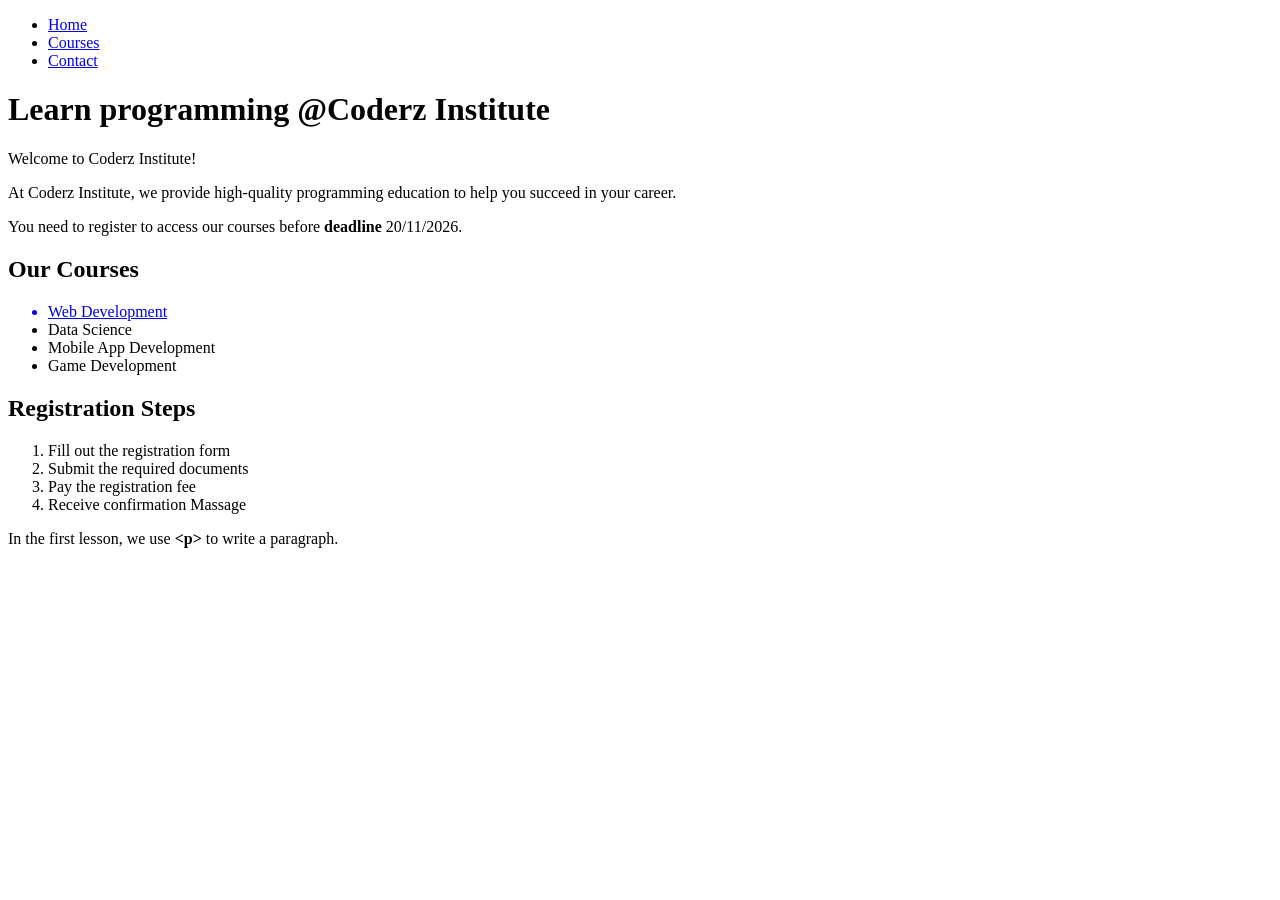
<file: Assignment2/index.html>
<!doctype html>
<html lang="en" dir="ltr">
  <head>
    <meta charset="UTF-8" />
    <meta name="viewport" content="width=device-width, initial-scale=1.0" />
    <title>Coderz Institute</title>
  </head>
  <body>
    <div>
          <nav>
        <ul>
            <li><a href="index.html">Home</a></li>
            <li><a href="pages/courses.html">Courses</a></li>
            <li><a href="pages/contact.html">Contact</a></li>
        </ul>
    </div>
    <div>
      <h1>Learn programming @Coderz Institute</h1>
      <p>Welcome to Coderz Institute!</p>
      <p>
        At Coderz Institute, we provide high-quality programming education to
        help you succeed in your career.
      </p>
      <p>
        You need to register to access our courses before
        <strong> deadline</strong> <time date="2026-11-20"> 20/11/2026</time>.
      </p>
    </div>
    <div>
      <h2>Our Courses</h2>
      <ul>
        <a href="pages/courses.html#web-development"><li>Web Development</li></a>
        <li>Data Science</li>
        <li>Mobile App Development</li>
        <li>Game Development</li>
      </ul>
    </div>
    <div>
      <h2>Registration Steps</h2>
      <ol>
        <li>Fill out the registration form</li>
        <li>Submit the required documents</li>
        <li>Pay the registration fee</li>
        <li>Receive confirmation Massage</li>
      </ol>
    </div>
    <div>
      <p>
        In the first lesson, we use<strong> &lt;p&gt;</strong> to write a
        paragraph.
      </p>
    </div>
  </body>
</html>
</file>
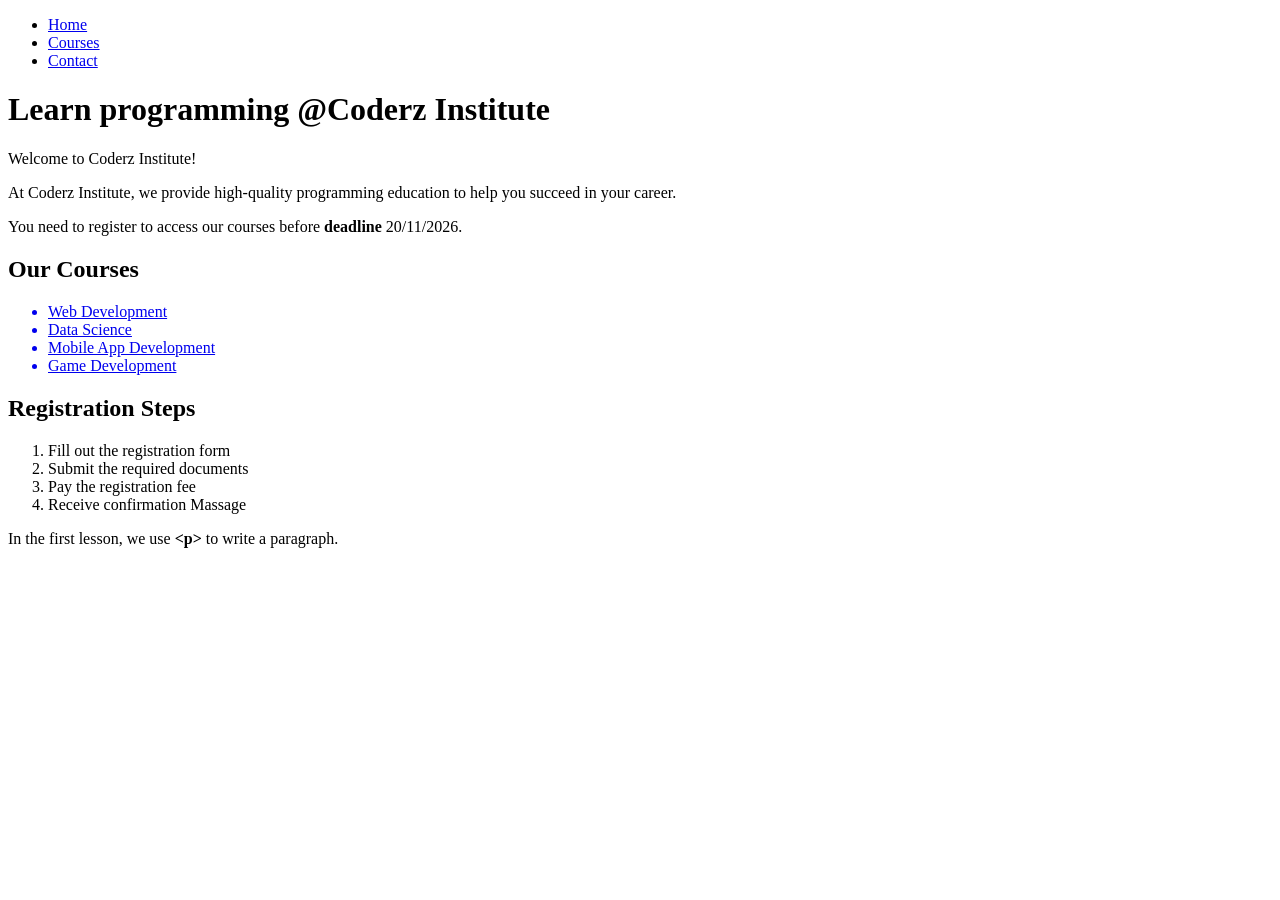
<file: Assignment3/index.html>
<!doctype html>
<html lang="en" dir="ltr">
  <head>
    <meta charset="UTF-8" />
    <meta name="viewport" content="width=device-width, initial-scale=1.0" />
    <title>Coderz Institute</title>
  </head>
  <body>
    <div>
          <nav>
        <ul>
            <li><a href="index.html">Home</a></li>
            <li><a href="pages/courses.html">Courses</a></li>
            <li><a href="pages/contact.html">Contact</a></li>
        </ul>
    </div>
    <div>
      <h1>Learn programming @Coderz Institute</h1>
      <p>Welcome to Coderz Institute!</p>
      <p>
        At Coderz Institute, we provide high-quality programming education to
        help you succeed in your career.
      </p>
      <p>
        You need to register to access our courses before
        <strong> deadline</strong> <time date="2026-11-20"> 20/11/2026</time>.
      </p>
    </div>
    <div>
      <h2>Our Courses</h2>
      <ul>
        <a href="pages/courses.html#web-development"><li>Web Development</li></a>
        <a href="pages/courses.html#data-science"><li>Data Science</li></a>
        <a href="pages/courses.html#mobile-app-development"><li>Mobile App Development</li></a>
        <a href="pages/courses.html#game-development"><li>Game Development</li></a>
      </ul>
    </div>
    <div>
      <h2>Registration Steps</h2>
      <ol>
        <li>Fill out the registration form</li>
        <li>Submit the required documents</li>
        <li>Pay the registration fee</li>
        <li>Receive confirmation Massage</li>
      </ol>
    </div>
    <div>
      <p>
        In the first lesson, we use<strong> &lt;p&gt;</strong> to write a
        paragraph.
      </p>
    </div>
  </body>
</html>
</file>
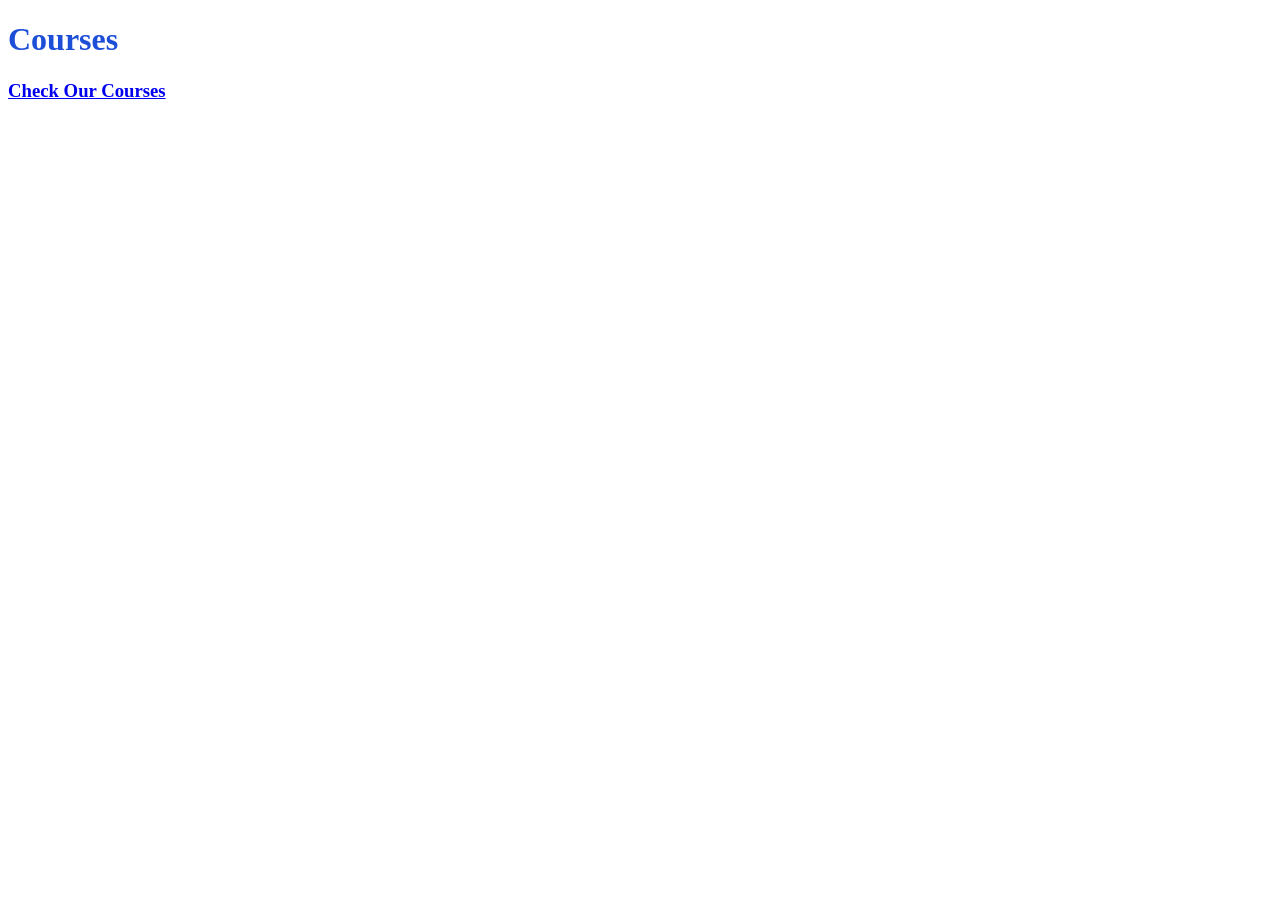
<file: Assignment-Css/session6/index.html>
<!doctype html>
<html lang="en" dir="ltr">
  <head>
    <meta charset="utf-8" />
    <meta name="viewport" content="width=device-width, initial-scale=1.0" />
    <title>Assignment 6</title>
    <link rel="stylesheet" href="styles.css" />
  </head>
  <body>
    <h1>Courses</h1>
    <a href="courses.html"><h3>Check Our Courses</h3></a>
  </body>
</html>
</file>
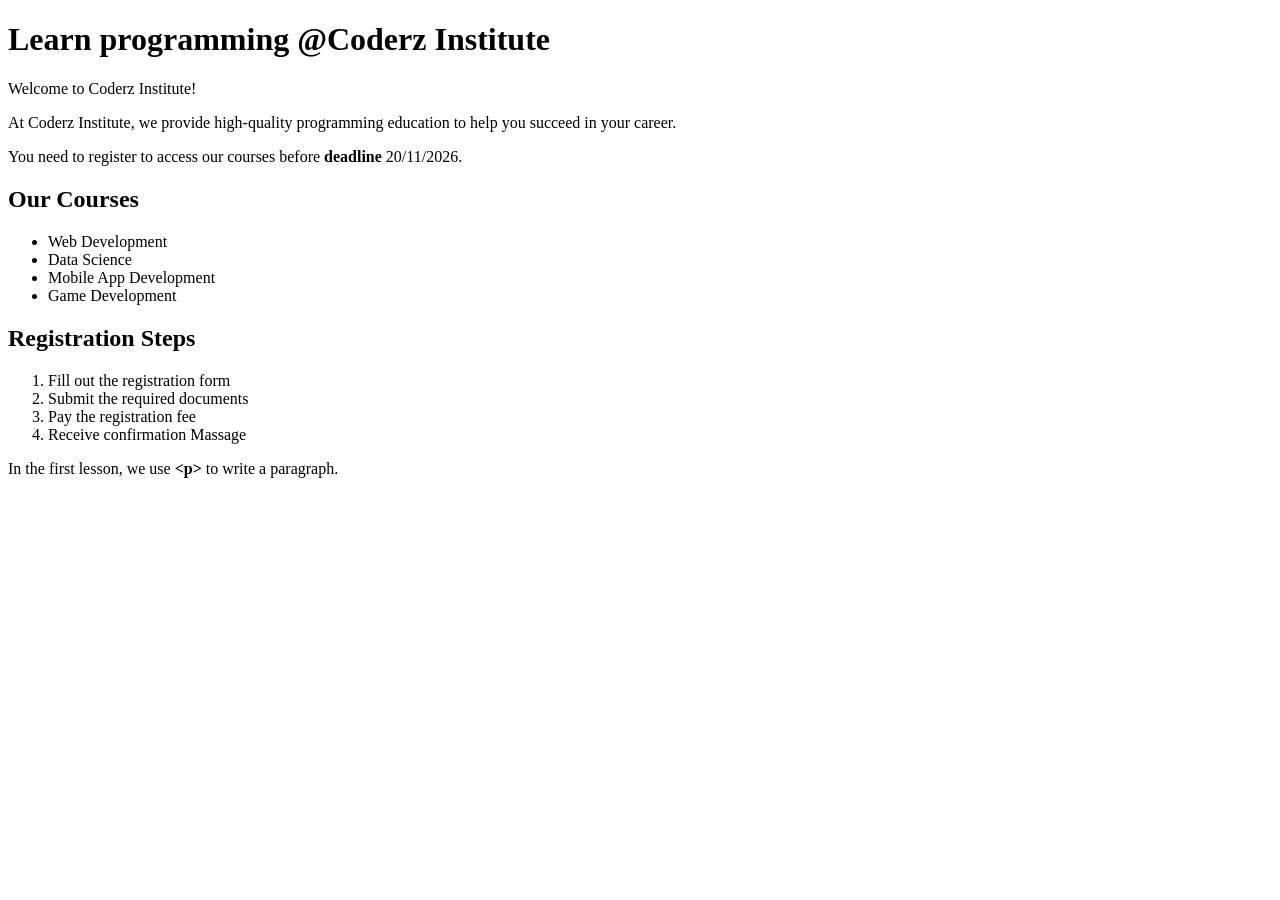
<file: Assignment1/coderz-1-homepage.html>
<!doctype html>
<html lang="en" dir="ltr">
  <head>
    <meta charset="UTF-8" />
    <meta name="viewport" content="width=device-width, initial-scale=1.0" />
    <title>Coderz Institute</title>
  </head>
  <body>
    <div>
      <h1>Learn programming @Coderz Institute</h1>
      <p>Welcome to Coderz Institute!</p>
      <p>
        At Coderz Institute, we provide high-quality programming education to
        help you succeed in your career.
      </p>
      <p>
        You need to register to access our courses before
        <strong> deadline</strong> <time date="2026-11-20"> 20/11/2026</time>.
      </p>
    </div>
    <div>
      <h2>Our Courses</h2>
      <ul>
        <li>Web Development</li>
        <li>Data Science</li>
        <li>Mobile App Development</li>
        <li>Game Development</li>
      </ul>
    </div>
    <div>
      <h2>Registration Steps</h2>
      <ol>
        <li>Fill out the registration form</li>
        <li>Submit the required documents</li>
        <li>Pay the registration fee</li>
        <li>Receive confirmation Massage</li>
      </ol>
    </div>
    <div>
      <p>
        In the first lesson, we use<strong> &lt;p&gt;</strong> to write a
        paragraph.
      </p>
    </div>
  </body>
</html>
</file>
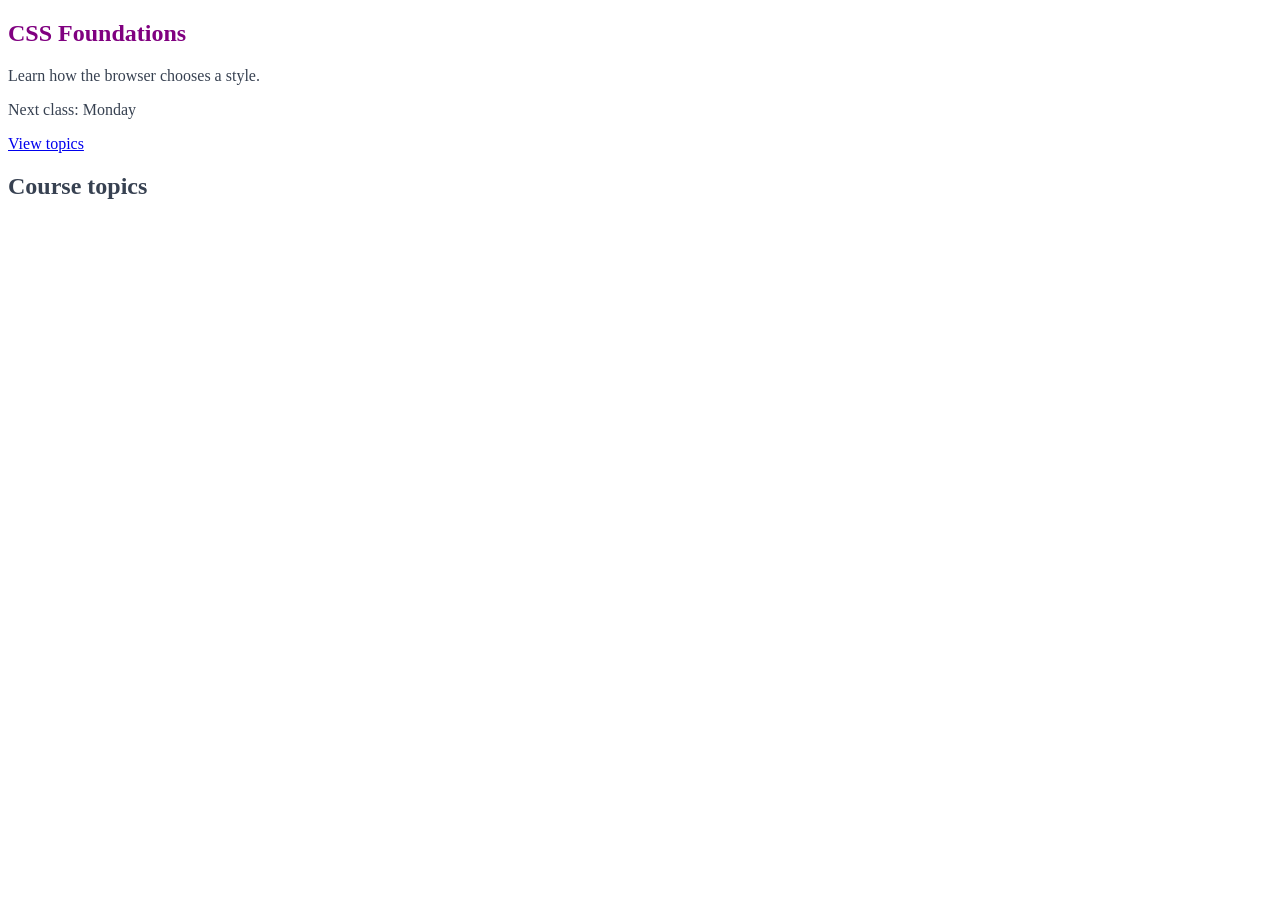
<file: Assignment-Css/session6-2/index2.html>
<!doctype html>
<html lang="en" dir="ltr">
  <head>
    <meta charset="utf-8" />
    <meta name="viewport" content="width=device-width, initial-scale=1.0" />
    <title>Css Cascade</title>
    <link rel="stylesheet" href="styles2.css" />
  </head>
  <body>
    <article class="course-card">
      <h1 id="course-title" class="title">CSS Foundations</h1>
      <p>Learn how the browser chooses a style.</p>
      <div class="details">
        <p>Next class: Monday</p>
      </div>
      <a href="#topics">View topics</a>
      <h2 id="topics">Course topics</h2>
    </article>
  </body>
</html>
</file>
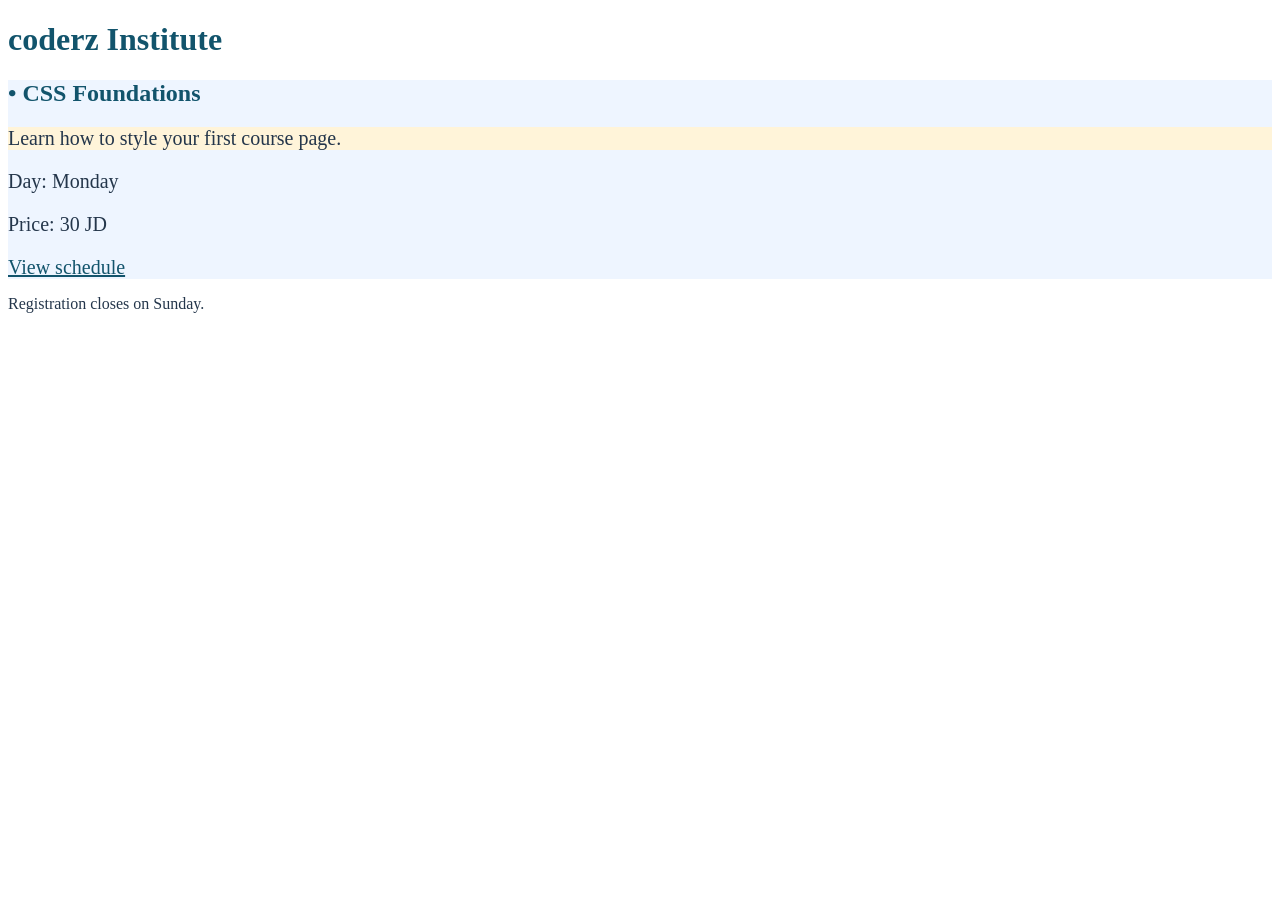
<file: Assignment-Css/session6-3/index3.html>
<!doctype html>
<html lang="en">
  <head>
    <meta charset="utf-8" />
    <title>coderz | Course announcement</title>
    <link rel="stylesheet" href="styles3.css" />
  </head>
  <body>
    <header>
      <h1>coderz Institute</h1>
    </header>
    <main>
      <article class="course-card">
        <h2>CSS Foundations</h2>
        <p>Learn how to style your first course page.</p>
        <div class="details" id="schedule">
          <p>Day: Monday</p>
          <p>Price: 30 JD</p>
        </div>
        <a class="action" href="#schedule">View schedule</a>
      </article>
      <p>Registration closes on Sunday.</p>
    </main>
  </body>
</html>
</file>
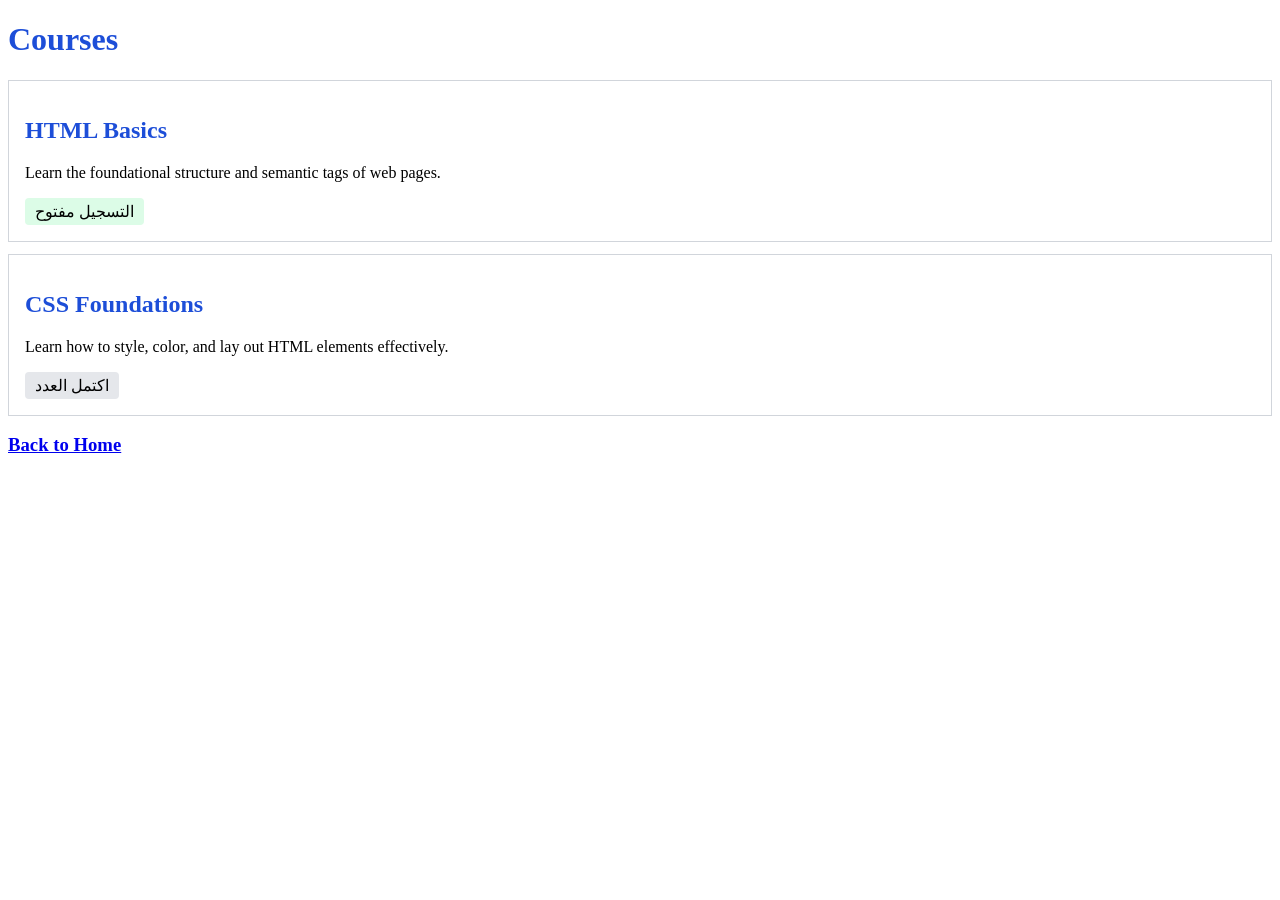
<file: Assignment-Css/session6/courses.html>
<!doctype html>
<html lang="en" dir="ltr">
  <head>
    <meta charset="utf-8" />
    <meta name="viewport" content="width=device-width, initial-scale=1.0" />
    <title>Courses Page</title>
    <link rel="stylesheet" href="styles.css" />
  </head>
  <body>
    <h1>Courses</h1>
    <div>
      <div>
        <article class="course-card" data-status="open">
          <h2>HTML Basics</h2>
          <p>
            Learn the foundational structure and semantic tags of web pages.
          </p>
          <span class="status">التسجيل مفتوح</span>
        </article>
      </div>
      <div>
        <article class="course-card" data-status="full">
          <h2>CSS Foundations</h2>
          <p>
            Learn how to style, color, and lay out HTML elements effectively.
          </p>
          <span class="status">اكتمل العدد</span>
        </article>
      </div>
    </div>
    <a href="index.html"><h3>Back to Home</h3></a>
  </body>
</html>
</file>
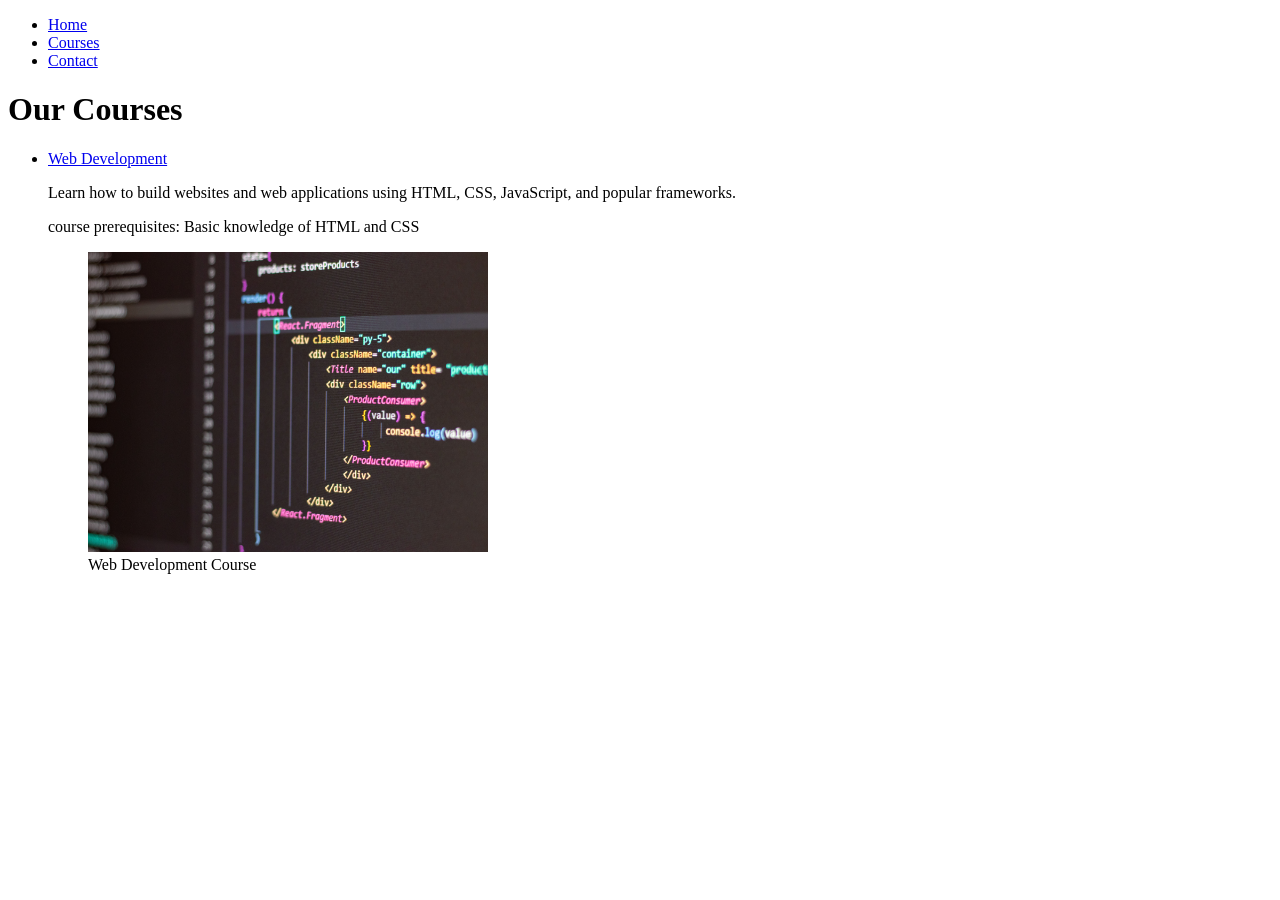
<file: Assignment2/pages/courses.html>
<!doctype html>
<html lang="en" dir="ltr">
  <head>
    <meta charset="UTF-8" />
    <meta name="viewport" content="width=device-width, initial-scale=1.0" />
    <title>Courses</title>
  </head>
  <body>
    <nav>
      <ul>
        <li><a href="../index.html">Home</a></li>
        <li><a href="courses.html">Courses</a></li>
        <li><a href="contact.html">Contact</a></li>
      </ul>
    </nav>
    <h1>Our Courses</h1>
    <ul>
      <li><a href="#web-development">Web Development</a></li>
      <p>
        Learn how to build websites and web applications using HTML, CSS,
        JavaScript, and popular frameworks.
      </p>
      <p>course prerequisites: Basic knowledge of HTML and CSS</p>
      <figure>
        <img
          src="../images/Web-Dev.jpg"
          alt="Web Development Course"
          height="300"
          width="400"
        />
        <figcaption>Web Development Course</figcaption>
      </figure>
    </ul>
  </body>
</html>
</file>
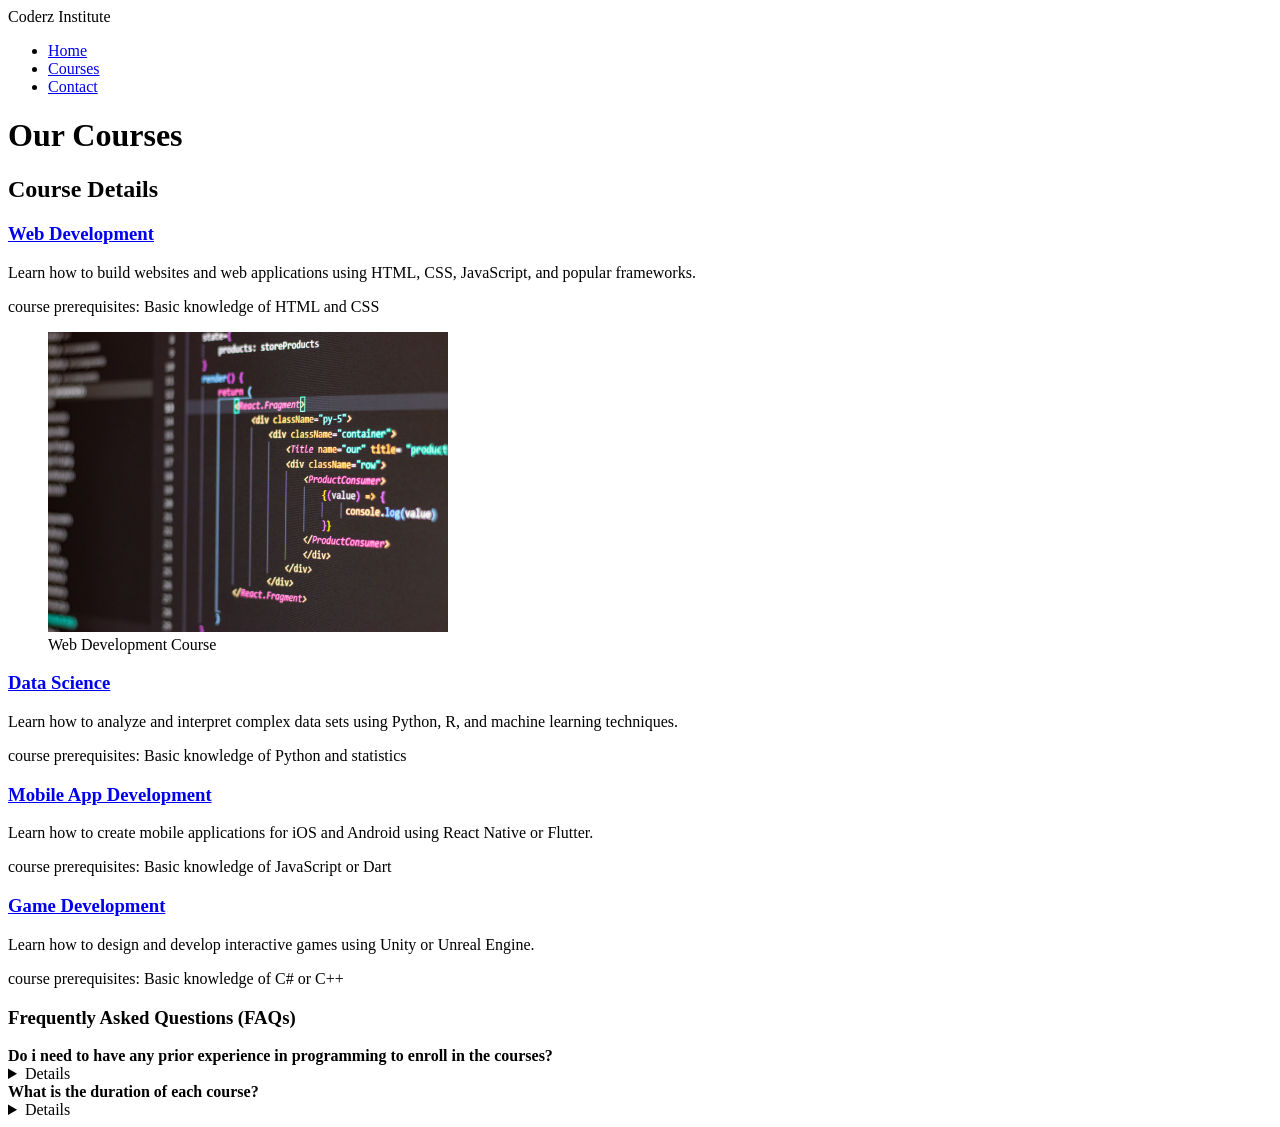
<file: Assignment3/pages/courses.html>
<!doctype html>
<html lang="en" dir="ltr">
  <head>
    <meta charset="UTF-8" />
    <meta name="viewport" content="width=device-width, initial-scale=1.0" />
    <title>Courses</title>
  </head>
  <body>
    <header>Coderz Institute</header>
    <main>
      <nav>
        <ul>
          <li><a href="../index.html">Home</a></li>
          <li><a href="courses.html">Courses</a></li>
          <li><a href="contact.html">Contact</a></li>
        </ul>
      </nav>
      <h1>Our Courses</h1>
      <section>
        <h2>Course Details</h2>
        <div>
          <article>
            <a href="#web-development"><h3>Web Development</h3></a>
            <p>
              Learn how to build websites and web applications using HTML, CSS,
              JavaScript, and popular frameworks.
            </p>
            <p>course prerequisites: Basic knowledge of HTML and CSS</p>
            <figure>
              <img
                src="../images/Web-Dev.jpg"
                alt="Web Development Course"
                height="300"
                width="400"
              />
              <figcaption>Web Development Course</figcaption>
            </figure>
          </article>
        </div>
        <div>
          <article>
            <a href="#data-science"><h3>Data Science</h3></a>
            <p>
              Learn how to analyze and interpret complex data sets using Python,
              R, and machine learning techniques.
            </p>
            <p>
              course prerequisites: Basic knowledge of Python and statistics
            </p>
            <a href="#mobile-app-development"
              ><h3>Mobile App Development</h3></a
            >
            <p>
              Learn how to create mobile applications for iOS and Android using
              React Native or Flutter.
            </p>
            <p>course prerequisites: Basic knowledge of JavaScript or Dart</p>
          </article>
        </div>
        <div>
          <article>
            <a href="#game-development"><h3>Game Development</h3></a>
            <p>
              Learn how to design and develop interactive games using Unity or
              Unreal Engine.
            </p>
            <p>course prerequisites: Basic knowledge of C# or C++</p>
          </article>
        </div>
      </section>

      <div>
        <h3>Frequently Asked Questions (FAQs)</h3>
        <summary>
          <strong
            >Do i need to have any prior experience in programming to enroll in
            the courses?</strong
          >
        </summary>
        <details>
          <p>
            No, our courses are designed for all skill levels. We provide
            foundational training to help you get started.
          </p>
        </details>
        <summary><strong>What is the duration of each course?</strong></summary>
        <details>
          <p>
            The duration of each course varies, but most courses are designed to
            be completed within 8-12 weeks.
          </p>
        </details>
      </div>
    </main>
  </body>
</html>
</file>
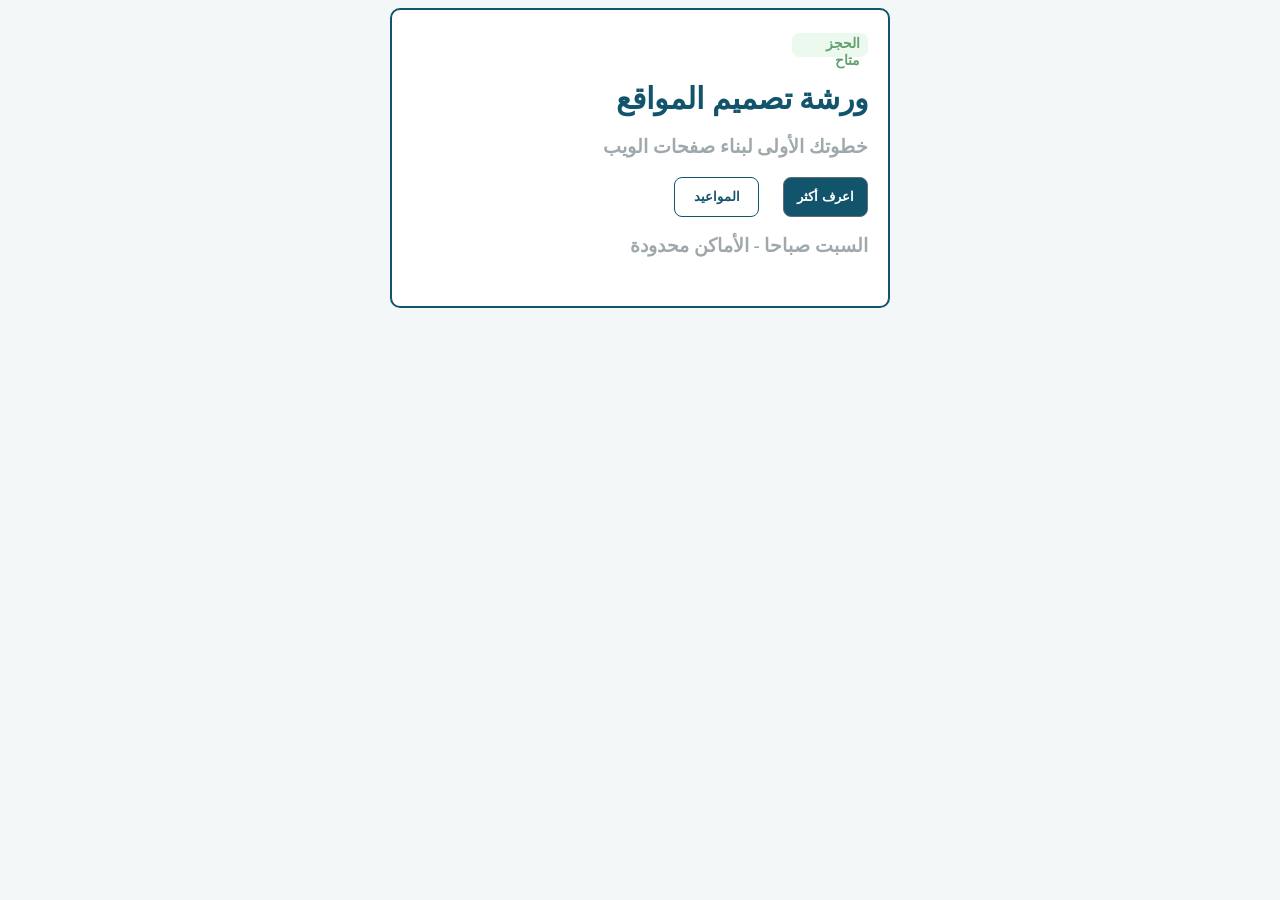
<file: coderz-css-session7-assignment/assignment1-workshop/workShopCard.html>
<!doctype html>
<html lang="ar" dir="rtl">
  <head>
    <meta charset="UTF-8" />
    <meta name="viewport" content="width=device-width, initial-scale=1.0" />
    <title>Workshop Card</title>
    <link rel="stylesheet" href="workShopCard.css" />
  </head>
  <body>
    <div id="back-color">
      <div id="workshop-card">
        <h5 id="reservation-status">الحجز متاح</h5>
        <h1 id="main-title">ورشة تصميم المواقع</h1>
        <h3 class="secondary-text">خطوتك الأولى لبناء صفحات الويب</h3>
        <div>
          <button id="learn-more">اعرف أكثر</button>
          <button id="available-time">المواعيد</button>
        </div>
        <h3 class="secondary-text">السبت صباحا - الأماكن محدودة</h3>
      </div>
    </div>
  </body>
</html>
</file>
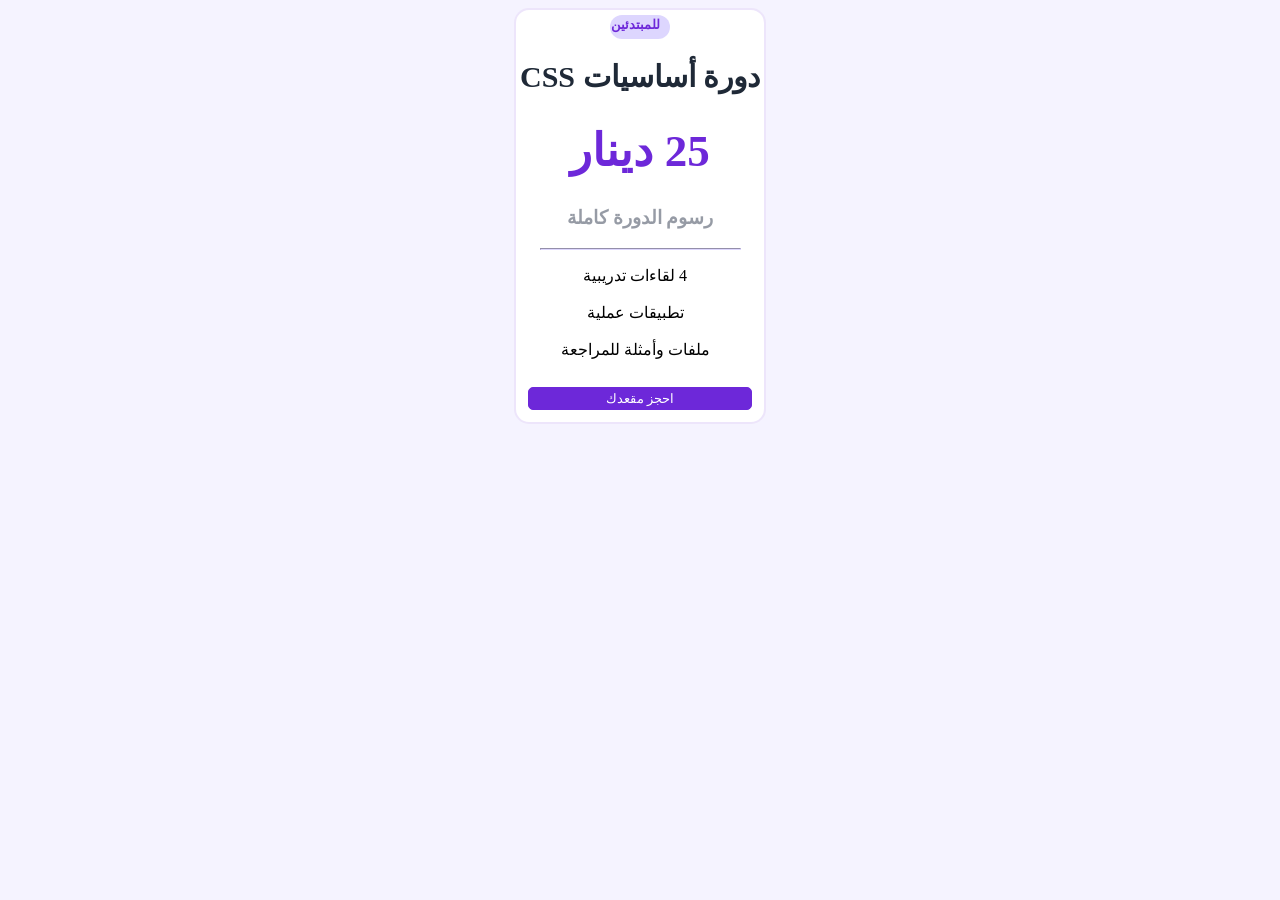
<file: coderz-css-session7-assignment/assignment2-subscription/subscription.html>
<!doctype html>
<html lang="ar" dir="rtl">
  <head>
    <meta charset="UTF-8" />
    <meta name="viewport" content="width=device-width, initial-scale=1.0" />
    <title>بطاقة اشتراك في دورة</title>
    <link rel="stylesheet" href="subscription.css" />
  </head>
  <body>
    <div id="subscription-card">
      <h5 id="level">للمبتدئين</h5>
      <h1 id="main-text">دورة أساسيات CSS</h1>
      <h1 id="price">25 دينار</h1>
      <h3 id="description">رسوم الدورة كاملة</h3>
      <hr />
      <div>
        <ul id="list">
          <li>4 لقاءات تدريبية</li>
          <br />
          <li>تطبيقات عملية</li>
          <br />
          <li>ملفات وأمثلة للمراجعة</li>
        </ul>
      </div>
      <div>
        <button id="button">احجز مقعدك</button>
      </div>
    </div>
  </body>
</html>
</file>
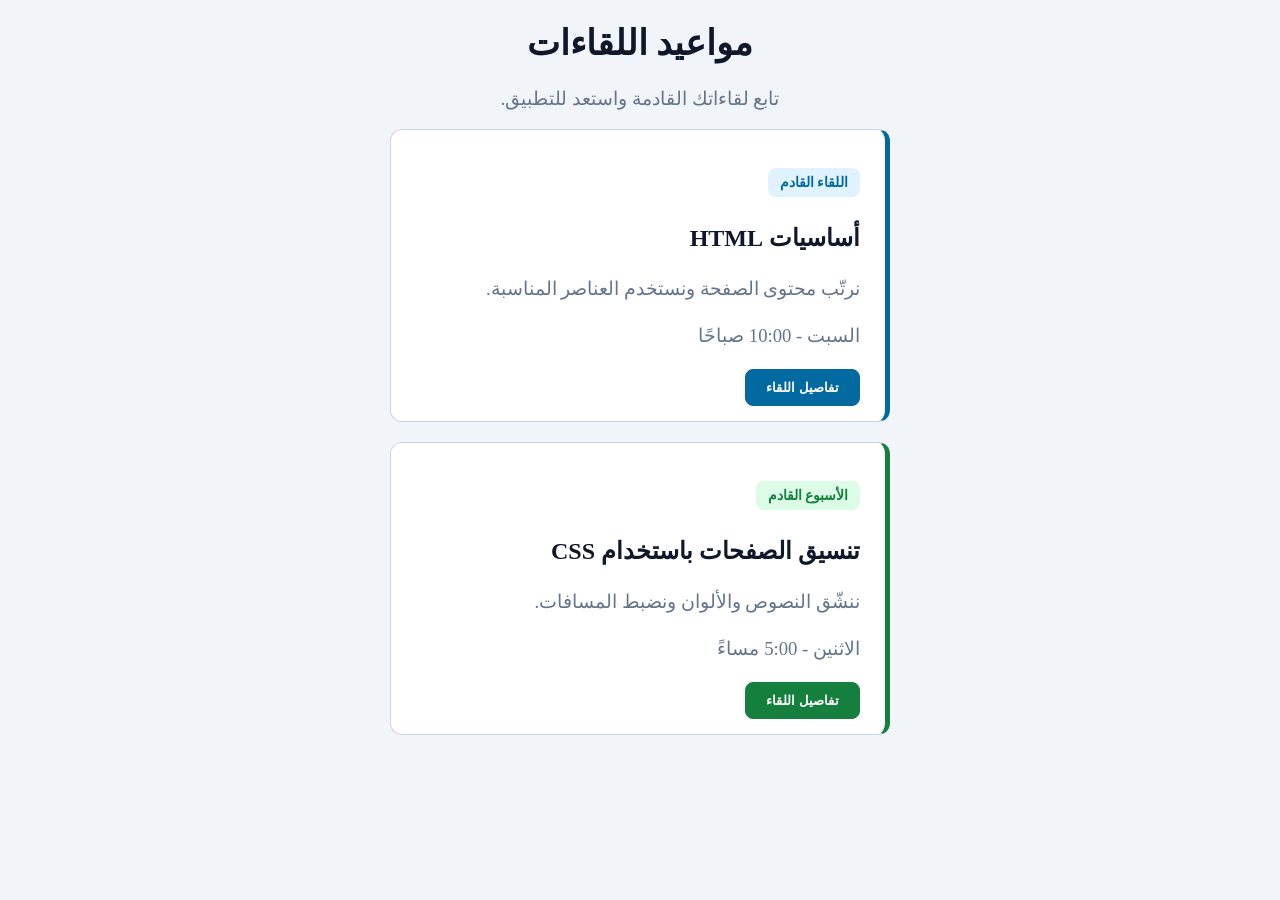
<file: coderz-css-session7-assignment/assignment3-meetings/meeting.html>
<!doctype html>
<html lang="ar" dir="rtl">
  <head>
    <meta charset="UTF-8" />
    <meta name="viewport" content="width=device-width, initial-scale=1.0" />
    <title>مواعيد اللقاءات</title>
    <link rel="stylesheet" href="meeting.css" />
  </head>
  <body>
    <div id="main-container">
      <div id="page-header">
        <h1 id="main-title">مواعيد اللقاءات</h1>
        <h3 id="sub-title">تابع لقاءاتك القادمة واستعد للتطبيق.</h3>
      </div>

      <div id="meeting-card-1">
        <h5 id="status-1">اللقاء القادم</h5>
        <h1 id="title-1">أساسيات HTML</h1>
        <h3 class="secondary-text">
          نرتّب محتوى الصفحة ونستخدم العناصر المناسبة.
        </h3>
        <h3 class="secondary-text">السبت - 10:00 صباحًا</h3>
        <div>
          <button id="details-btn-1">تفاصيل اللقاء</button>
        </div>
      </div>

      <div id="meeting-card-2">
        <h5 id="status-2">الأسبوع القادم</h5>
        <h1 id="title-2">تنسيق الصفحات باستخدام CSS</h1>
        <h3 class="secondary-text">ننشّق النصوص والألوان ونضبط المسافات.</h3>
        <h3 class="secondary-text">الاثنين - 5:00 مساءً</h3>
        <div>
          <button id="details-btn-2">تفاصيل اللقاء</button>
        </div>
      </div>
    </div>
  </body>
</html>
</file>
<file: Assignment-Css/session6/styles.css>
:root {
  --brand: #1d4ed8;
}

h1,
.course-card h2 {
  color: var(--brand);
}

.course-card {
  background-color: #ffffff;
  border: 1px solid #d1d5db;
  padding: 16px;
  margin-bottom: 12px;
}

.course-card .status {
  display: inline-block;
  padding: 4px 10px;
  border-radius: 4px;
}

.course-card[data-status="open"] .status {
  background-color: #dcfce7;
}

.course-card[data-status="full"] .status {
  background-color: #e5e7eb;
}
</file>
<file: Assignment-Css/session6-2/styles2.css>
#course-title {
  color: purple;
}
.title {
  color: green;
}
h1 {
  color: navy;
}
.course-card {
  color: #374151;
}
</file>
<file: Assignment-Css/session6-3/styles3.css>
:root {
  --brand: #12546c;
  font-size: 16px;
}

body {
  color: #24364b;
  background: white;
}

h1,
h2 {
  color: var(--brand);
}

.course-card {
  background: #eef5ff;
  font-size: 20px;
}

.course-card h2 {
  font-size: 1.5rem;
}

.course-card > p {
  background: #fff4d9;
}

.course-card h2::before {
  content: "• ";
  color: var(--brand);
}

.action {
  color: #12546c;
}

.action:hover {
  color: #6845a8;
}

.action:focus-visible {
  outline: 3px solid orange;
}
</file>
<file: coderz-css-session7-assignment/assignment1-workshop/workShopCard.css>
body {
  background-color: #f4f7f8;
}
#workshop-card {
  box-sizing: border-box;
  border: 2px solid #12546c;
  border-radius: 10px;
  padding: 0px 20px;
  margin: auto;
  width: 500px;
  height: 300px;
  background-color: #ffffff;
  box-shadow: rgba(18, 84, 108, 0.15);
}
#reservation-status {
  color: #237a36;
  font-size: 14px;
  background-color: #e5f7e8;
  opacity: 0.7;
  width: 60px;
  height: 20px;
  border-radius: 8px;
  padding: 2px 8px;
}
#main-title {
  color: #12546c;
  font-size: 30px;
  font-weight: bold;
}
#learn-more {
  background-color: #12546c;
  color: #ffffff;
  border-radius: 8px;
  padding: 8px;
  border: 1px solid;
  border-color: #5f6f78;
  margin-left: 20px;
  height: 40px;
  width: 85px;
  font-weight: bold;
}
#available-time {
  background-color: #ffffff;
  color: #12546c;
  border-radius: 8px;
  padding: 8px;
  border-color: #12546c;
  border: 1px solid;
  height: 40px;
  width: 85px;
  font-weight: bold;
}
.secondary-text {
  color: #5f6f78;
  opacity: 0.6;
}
</file>
<file: coderz-css-session7-assignment/assignment2-subscription/subscription.css>
body {
  background-color: #f5f3ff;
}
#subscription-card {
  background-color: #ffffff;
  box-sizing: border-box;
  border: 2px solid rgba(109, 40, 217, 0.12);
  border-radius: 15px;
  width: 20%;
  margin: auto;
  text-align: center;
}
#level {
  color: #6d28d9;
  width: 40px;
  height: 20px;
  border-radius: 15px;
  padding: 2px 10px;
  background-color: #ddd6fe;
  margin: auto;
  margin-top: 2%;
}
#main-text {
  color: #1f2937;
  font-weight: bold;
  font-size: 30px;
}
#price {
  color: #6d28d9;
  font-weight: bold;
  font-size: 45px;
}

#description {
  color: #6b7280;
  opacity: 0.7;
}
#list {
  list-style: none;
  text-align: center;
  align-items: center;
  padding-left: 30px;
  padding-bottom: 12px;
}
#button {
  background-color: #6d28d9;
  color: #ffffff;
  width: 90%;
  padding: 3px 3px;
  border: 1px solid;
  border-color: #6d28d9;
  border-radius: 5px;
  margin-bottom: 12px;
}
hr {
  width: 80%;
  border-color: #ddd6fe;
}
</file>
<file: coderz-css-session7-assignment/assignment3-meetings/meeting.css>
body {
  background-color: #f1f5f9;
}

#main-container {
  width: 500px;
  margin: auto;
}

#page-header {
  text-align: center;
}

#main-title {
  color: #0f172a;
  font-size: 35px;
  font-weight: bold;
}

#sub-title {
  color: #64748b;
  font-weight: normal;
}

#meeting-card-1 {
  box-sizing: border-box;
  background-color: #ffffff;
  border: 1px solid #cbd5e1;
  border-right: 5px solid #0369a1;
  border-radius: 12px;
  padding: 15px 25px;
  margin-bottom: 20px;
  width: 100%;
  text-align: right;
  line-height: 1.5;
}

#meeting-card-2 {
  box-sizing: border-box;
  background-color: #ffffff;
  border: 1px solid #cbd5e1;
  border-right: 5px solid #15803d;
  border-radius: 12px;
  padding: 15px 25px;
  margin-bottom: 20px;
  width: 100%;
  text-align: right;
  line-height: 1.5;
}

#status-1 {
  color: #0369a1;
  background-color: #e0f2fe;
  font-size: 14px;
  width: fit-content;
  border-radius: 8px;
  padding: 4px 12px;
}

#status-2 {
  color: #15803d;
  background-color: #dcfce7;
  font-size: 14px;
  width: fit-content;
  border-radius: 8px;
  padding: 4px 12px;
}

#title-1,
#title-2 {
  color: #0f172a;
  font-size: 24px;
  font-weight: bold;
}

.secondary-text {
  color: #64748b;
  font-weight: normal;
}

#details-btn-1 {
  background-color: #0369a1;
  color: #ffffff;
  border-radius: 8px;
  padding: 10px 20px;
  border: 1px solid;
  border-color: #0369a1;
  font-weight: bold;
}

#details-btn-2 {
  background-color: #15803d;
  color: #ffffff;
  border-radius: 8px;
  padding: 10px 20px;
  border: 1px solid;
  border-color: #15803d;
  font-weight: bold;
}
</file>
